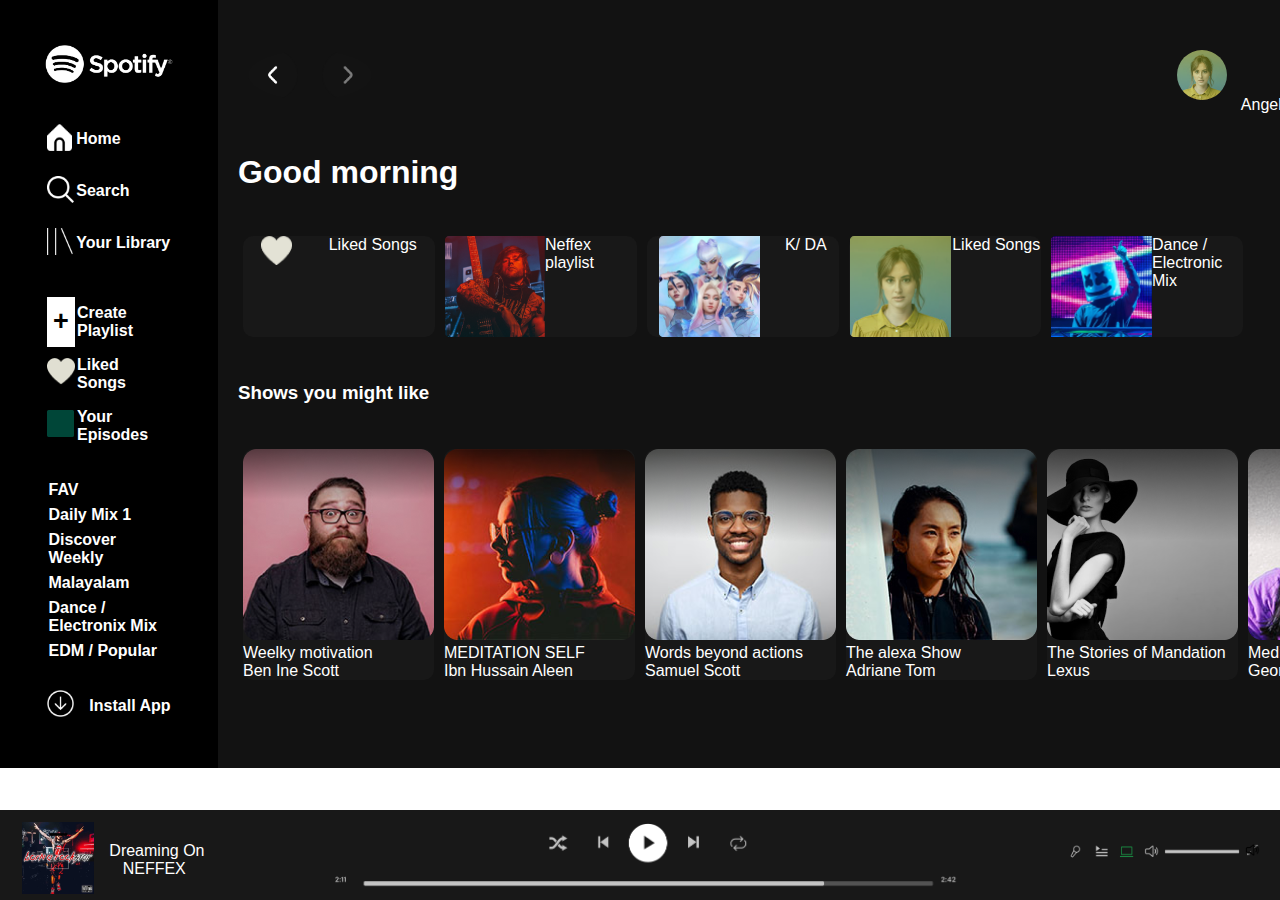
<file: index.html>
<!DOCTYPE html>
<html lang="en">
<head>
    <meta charset="UTF-8">
    <meta name="viewport" content="width=device-width, initial-scale=1.0">
    <title>Document</title>
    <link rel="stylesheet" href="spotifyClone.css">
</head>
<body>
    <div id="Upper-container">
    <section id="container-for-navigation-menu">
        <nav>
            <div class="nav-menu"><a href="#"><img src="./assets/Spotify logo.png" alt="" id="logo"></a></div>
        <div class="nav-menu" id="general-nav-menu">
            <table cellpadding = "10px" id="general-nav-menu-table">
                <tr>
                    <a href="#">
                    <td><img src="./assets/Home.png" alt="home" class="nav-menu-images"></td>
                    <td>Home</td>
                    </a>
                </tr>
                <tr>
                    <a href="#">
                    <td><img src="./assets/Search.png" alt="search" class="nav-menu-images"></td>
                    <td>Search</td>
                    </a>
                </tr>
                <tr> 
                    <a href="#">
                    <td><img src="./assets/YourLibrary.png" alt="yourLibrary" class="nav-menu-images"></td>
                    <td>Your Library</td>
                    </a>
                </tr>
            </table>
        </div>

        <div class="nav-menu" id="playlist-nav-menu">
            <table cellpadding = "10px" id="playlist-nav-menu-table">
                <tr>
                    <a href="#">
                    <td id="addPlaylist">+</td>
                    <td>Create Playlist</td>
                    </a>
                </tr>
                <tr>
                    <a href="#">
                    <td class="likedSongs"><img src="./assets/heart.png" alt="search" class="nav-menu-images"></td>
                    <td>Liked Songs</td>
                    </a>
                </tr>
                <tr>
                    <a href="#">
                    <td><img src="./assets/object4.png" alt="" class="nav-menu-images"></td>
                    <td>Your Episodes</td>
                    </a>
                </tr>
            </table>
        </div>

        <div class="nav-menu" id="fav-list-menu">
            <ul>
                <li><a href="#"><strong>FAV</strong></a></li>
                <li><a href="#">Daily Mix 1</a></li>
                <li><a href="#">Discover Weekly</a></li>
                <li><a href="#">Malayalam</a></li>
                <li><a href="#">Dance / Electronix Mix</a></li>
                <li><a href="#">EDM / Popular</a></li>
            </ul>
        </div>
        <div class="nav-menu" id="install-app">
            <table cellpadding = "10px" id="install-table">
                <tr>
                    <td><a href="#">
                        <span><img src="./assets/grommet-icons_install-option.png" alt="" class="nav-menu-images"></span>
                    </a></td>
                    <td><a href="#">
                        <span>&nbsp;&nbsp;&nbsp;Install App</span>
                    </a></td>
                </tr>
            </table>
        </div>
        </nav>
    </section>
    <section id="container-for-song-lists">
        <div class="song-lists" id="top-bar">
            <img src="./assets/top arrow navigation.png" alt="navArrow" class="top-nav">
            <span>
                <span><img src="./assets/image1.png" alt="userImg" class="top-nav"></span>
                <span>Angel</span>
                <span><img src="./assets/fi-ss-caret-down.png" alt="" class="top-nav"></span>
            </span>
        </div>
        <h1 class="song-lists">Good morning</h1>
        <div class="song-lists">
            <ul id = "SongList">
                <li><img src="./assets/heart.png" alt="" id="likedSong"><span>Liked Songs</span></li>
                <li><img src="./assets/image4.png" alt=""><span>Neffex playlist</span></li>
                <li><img src="./assets/image3.png" alt=""><span>K/ DA</span></li>
                <li class="likedSongs"><img src="./assets/image1.png" alt=""><span>Liked Songs</span></li>
                <li><img src="./assets/image2.png" alt=""><span>Dance / Electronic
                    Mix</span></li>
            </ul>
        </div>
        <div class="song-lists" id="shows-you-migt-like-heading">
            <h3>Shows you might like</h3>
            <p>SEE ALL</p>
        </div>
        
        <div class="song-lists">
            <ul>
                <li><img src="./assets/image9.png" alt="">Weelky motivation <br> Ben Ine Scott</li>
                <li><img src="./assets/image8.png" alt="">MEDITATION SELF <br> Ibn Hussain Aleen</li>
                <li><img src="./assets/image7.png" alt="">Words beyond actions <br> Samuel Scott</li>
                <li><img src="./assets/image6.png" alt="">The alexa Show <br> Adriane Tom</li>
                <li><img src="./assets/image5.png" alt="">The Stories of Mandation <br> Lexus</li>
                <li><img src="./assets/image10.png" alt="">Meditation Daily basis <br> Georgine Martha</li>
            </ul>
        </div>
    </section>
    </div>

    <div id="lower-container">
                <div id="current-song-logo">
                    <table>
                        <tr>
                            <td><img src="./assets/image11.png" alt="" id="current-song-logo"></td>
                            <td>&nbsp;&nbsp;&nbsp;Dreaming On <br>&nbsp;&nbsp;&nbsp;&nbsp;&nbsp;&nbsp;NEFFEX</td>
                        </tr>
                    </table>
                </div>
                <div><img src="./assets/Music Player Options.png" alt="" id="controls">
                </div>
                <div >
                    <img src="./assets/Right options.png" alt="" id="right-options">
                </div>
    </div>
    </div>
</body>
</html>
</file>
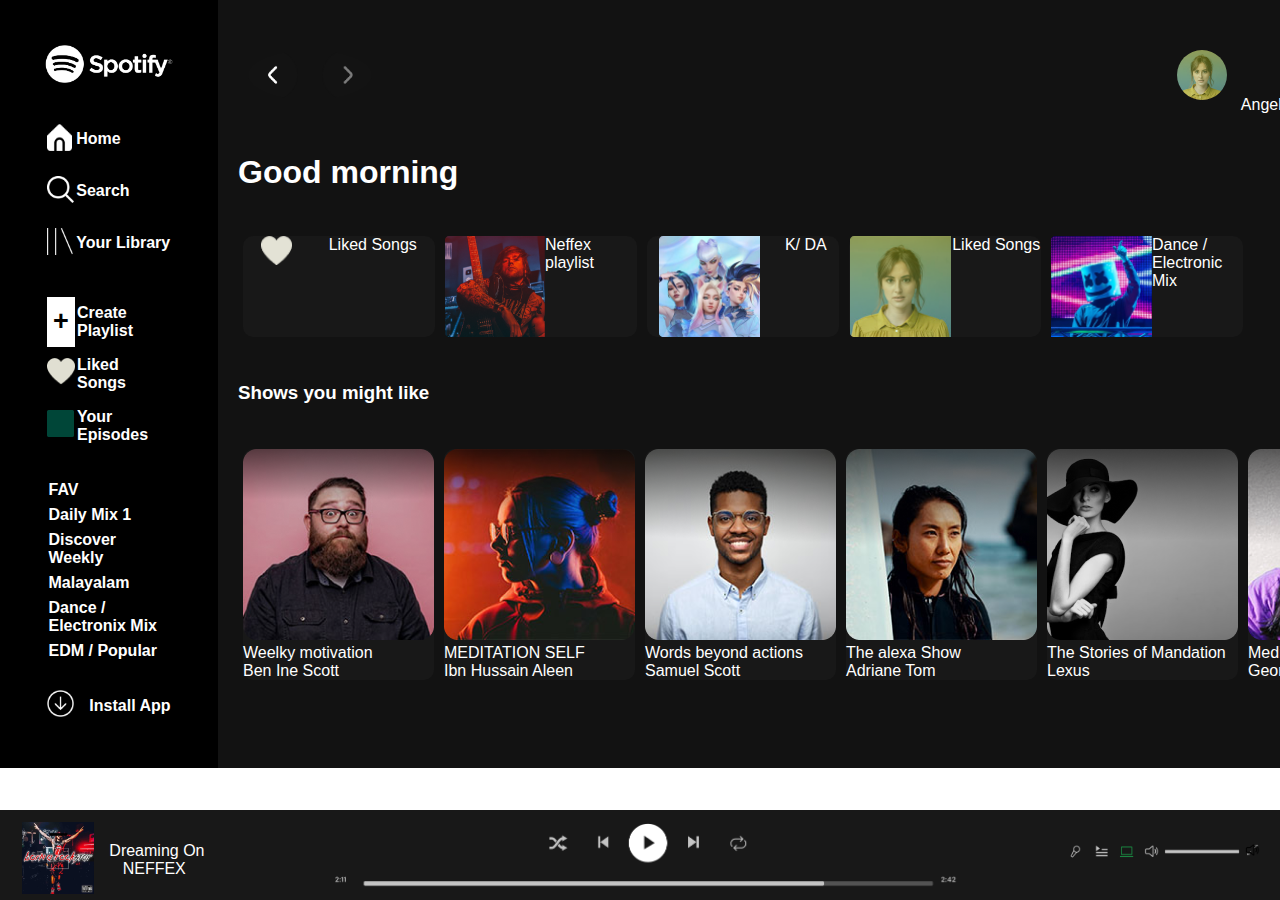
<file: spotifyClone.html>
<!DOCTYPE html>
<html lang="en">
<head>
    <meta charset="UTF-8">
    <meta name="viewport" content="width=device-width, initial-scale=1.0">
    <title>Document</title>
    <link rel="stylesheet" href="spotifyClone.css">
</head>
<body>
    <div id="Upper-container">
    <section id="container-for-navigation-menu">
        <nav>
            <div class="nav-menu"><a href="#"><img src="./assets/Spotify logo.png" alt="" id="logo"></a></div>
        <div class="nav-menu" id="general-nav-menu">
            <table cellpadding = "10px" id="general-nav-menu-table">
                <tr>
                    <a href="#">
                    <td><img src="./assets/Home.png" alt="home" class="nav-menu-images"></td>
                    <td>Home</td>
                    </a>
                </tr>
                <tr>
                    <a href="#">
                    <td><img src="./assets/Search.png" alt="search" class="nav-menu-images"></td>
                    <td>Search</td>
                    </a>
                </tr>
                <tr> 
                    <a href="#">
                    <td><img src="./assets/YourLibrary.png" alt="yourLibrary" class="nav-menu-images"></td>
                    <td>Your Library</td>
                    </a>
                </tr>
            </table>
        </div>

        <div class="nav-menu" id="playlist-nav-menu">
            <table cellpadding = "10px" id="playlist-nav-menu-table">
                <tr>
                    <a href="#">
                    <td id="addPlaylist">+</td>
                    <td>Create Playlist</td>
                    </a>
                </tr>
                <tr>
                    <a href="#">
                    <td class="likedSongs"><img src="./assets/heart.png" alt="search" class="nav-menu-images"></td>
                    <td>Liked Songs</td>
                    </a>
                </tr>
                <tr>
                    <a href="#">
                    <td><img src="./assets/object4.png" alt="" class="nav-menu-images"></td>
                    <td>Your Episodes</td>
                    </a>
                </tr>
            </table>
        </div>

        <div class="nav-menu" id="fav-list-menu">
            <ul>
                <li><a href="#"><strong>FAV</strong></a></li>
                <li><a href="#">Daily Mix 1</a></li>
                <li><a href="#">Discover Weekly</a></li>
                <li><a href="#">Malayalam</a></li>
                <li><a href="#">Dance / Electronix Mix</a></li>
                <li><a href="#">EDM / Popular</a></li>
            </ul>
        </div>
        <div class="nav-menu" id="install-app">
            <table cellpadding = "10px" id="install-table">
                <tr>
                    <td><a href="#">
                        <span><img src="./assets/grommet-icons_install-option.png" alt="" class="nav-menu-images"></span>
                    </a></td>
                    <td><a href="#">
                        <span>&nbsp;&nbsp;&nbsp;Install App</span>
                    </a></td>
                </tr>
            </table>
        </div>
        </nav>
    </section>
    <section id="container-for-song-lists">
        <div class="song-lists" id="top-bar">
            <img src="./assets/top arrow navigation.png" alt="navArrow" class="top-nav">
            <span>
                <span><img src="./assets/image1.png" alt="userImg" class="top-nav"></span>
                <span>Angel</span>
                <span><img src="./assets/fi-ss-caret-down.png" alt="" class="top-nav"></span>
            </span>
        </div>
        <h1 class="song-lists">Good morning</h1>
        <div class="song-lists">
            <ul id = "SongList">
                <li><img src="./assets/heart.png" alt="" id="likedSong"><span>Liked Songs</span></li>
                <li><img src="./assets/image4.png" alt=""><span>Neffex playlist</span></li>
                <li><img src="./assets/image3.png" alt=""><span>K/ DA</span></li>
                <li class="likedSongs"><img src="./assets/image1.png" alt=""><span>Liked Songs</span></li>
                <li><img src="./assets/image2.png" alt=""><span>Dance / Electronic
                    Mix</span></li>
            </ul>
        </div>
        <div class="song-lists" id="shows-you-migt-like-heading">
            <h3>Shows you might like</h3>
            <p>SEE ALL</p>
        </div>
        
        <div class="song-lists">
            <ul>
                <li><img src="./assets/image9.png" alt="">Weelky motivation <br> Ben Ine Scott</li>
                <li><img src="./assets/image8.png" alt="">MEDITATION SELF <br> Ibn Hussain Aleen</li>
                <li><img src="./assets/image7.png" alt="">Words beyond actions <br> Samuel Scott</li>
                <li><img src="./assets/image6.png" alt="">The alexa Show <br> Adriane Tom</li>
                <li><img src="./assets/image5.png" alt="">The Stories of Mandation <br> Lexus</li>
                <li><img src="./assets/image10.png" alt="">Meditation Daily basis <br> Georgine Martha</li>
            </ul>
        </div>
    </section>
    </div>

    <div id="lower-container">
                <div id="current-song-logo">
                    <table>
                        <tr>
                            <td><img src="./assets/image11.png" alt="" id="current-song-logo"></td>
                            <td>&nbsp;&nbsp;&nbsp;Dreaming On <br>&nbsp;&nbsp;&nbsp;&nbsp;&nbsp;&nbsp;NEFFEX</td>
                        </tr>
                    </table>
                </div>
                <div><img src="./assets/Music Player Options.png" alt="" id="controls">
                </div>
                <div >
                    <img src="./assets/Right options.png" alt="" id="right-options">
                </div>
    </div>
    </div>
</body>
</html>
</file>
<file: spotifyClone.css>
@import url('');

*{
    margin: 0px;
    padding: 0px;
    color: white;
    font-family: Verdana, Geneva, Tahoma, sans-serif;
    box-sizing: border-box;
}

a{
   
    text-decoration: none;
}
ul{
    list-style-type: none;
}

#container-for-navigation-menu{
    background-color: black;
    width: 20vw;
    padding: 20px;
}

#container-for-navigation-menu div{
    margin: 25px;
    font-weight: 600;
}

#container-for-song-lists{
    background-color: #121212;
    width: 90vw;
}

#lower-container{
    background-color: #181818;
    position: fixed;
    bottom: 0px;
    height: 10vh;
    width: 100vw;
}
#Upper-container{
    display: flex;
    flex-direction: row;
}
.nav-menu-images{
    height: 3vh;
}
.nav-menu{
    margin: 10px;
}
#logo{
    width: 10vw;
}
#addPlaylist{
    font-size: 3vh;
    background-color: white;
    color: black;
    text-align: center;
}
#playlist-nav-menu-table,#general-nav-menu-table{
    height: 17.5vh;
    width: 100%;
}
#playlist-nav-menu-table td, #general-nav-menu-table td,#install-table{
    vertical-align:middle;
}
#fav-list-menu li{
    padding: 3.5px;
}
#lower-container{
    display: flex;
    flex-direction: row;
    justify-content: space-between;
    padding-left: 20px;
    padding-right: 20px;
    padding-top: 10px;
}
#container-current-song div{
    margin-top: auto;
    margin-bottom: auto;
}
#current-device{
    background-color: #1ED760;
}
#current-song-logo,#controls{
    height: 8vh;
}
#controls{
    height: 8vh;
    margin-left: 30px;
}
#right-options{
    width: 15vw;
    margin-top: 20px;
}
#current-song div{
    display: inline-block;
}
.song-lists{
    display: flex;
    margin-left: 20px;
    margin-right: 20px;
    margin-top: 40px;
    margin-bottom: 40px;
    justify-content: space-between;
    flex-wrap: wrap;
}
.song-lists ul{
    display: flex;
}
.song-lists ul li{
    background-color: #181818;
    margin: 5px;
    border-radius: 10px;
}
#top-bar .top-nav{
    height: 70px;
    border-radius: 50%;
    font-size: 50px;
    padding: 10px;
    align-items: center;
}
#likedSong{
    height: 30px;
}
#SongList li {
    display: flex;
    width: 15vw;
    justify-content:space-around;
}
</file>
